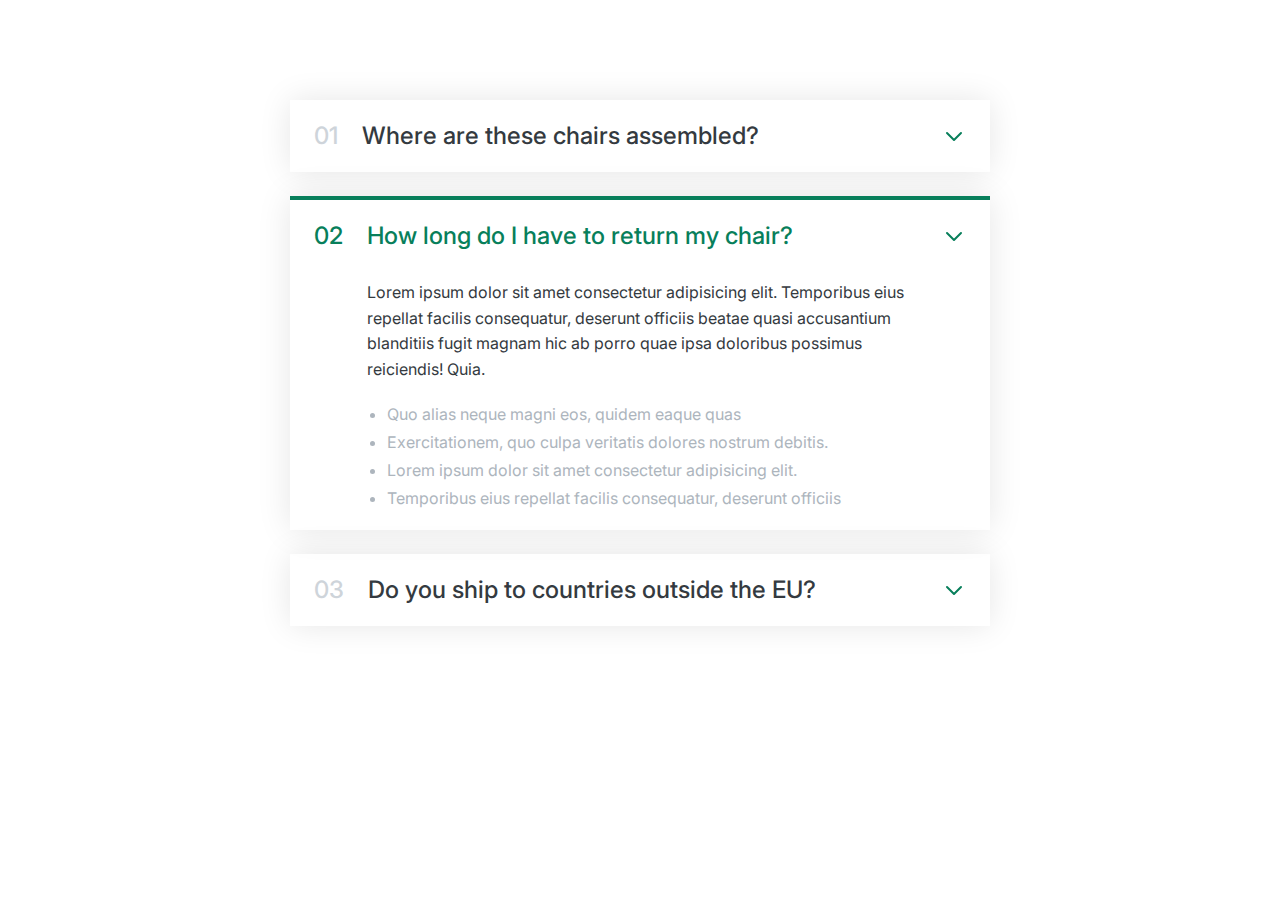
<file: starter/06-Components/01-accordion.html>
<!DOCTYPE html>
<html lang="en">
	<head>
		<meta charset="UTF-8" />
		<meta http-equiv="X-UA-Compatible" content="IE=edge" />
		<meta name="viewport" content="width=device-width, initial-scale=1.0" />
		<link
			href="https://fonts.googleapis.com/css2?family=Inter:wght@400;500;700&display=swap"
			rel="stylesheet"
		/>
		<title>Accordion Component</title>
		<style>
			* {
				margin: 0;
				padding: 0;
				box-sizing: border-box;
			}

			body {
				font-family: 'Inter', sans-serif;
				color: #343a40;
				line-height: 1;
			}

			.accordion {
				width: 700px;
				margin: 100px auto;

				display: flex;
				flex-direction: column;
				gap: 24px;
			}

			.item {
				box-shadow: 0 0 32px rgba(0, 0, 0, 0.1);
				padding: 24px;

				display: grid;
				grid-template-columns: auto 1fr auto;
				column-gap: 24px;
				row-gap: 32px;
				align-items: center;
			}
			.number,
			.text {
				font-size: 24px;
				font-weight: 500;
				/* color: #087f5b; */
			}
			.number {
				color: #ced4da;
			}
			.icon {
				width: 24px;
				height: 24px;
				stroke: #087f5b;
			}
			.hidden-box {
				grid-column: 2;
				display: none;
			}

			.hidden-box p {
				line-height: 1.6;
				margin-bottom: 24px;
			}

			.hidden-box ul {
				color: #adb5bd;
				margin-left: 20px;
				display: flex;
				flex-direction: column;
				gap: 12px;
			}

			.open {
				border-top: 4px solid #087f5b;
			}

			.open .hidden-box {
				display: block;
			}

			.open .number,
			.open .text {
				color: #087f5b;
			}
		</style>
	</head>
	<body>
		<div class="accordion">
			<div class="item">
				<h1 class="number">01</h1>
				<p class="text">Where are these chairs assembled?</p>
				<svg
					xmlns="http://www.w3.org/2000/svg"
					class="icon"
					fill="none"
					viewBox="0 0 24 24"
					stroke="currentColor"
				>
					<path
						stroke-linecap="round"
						stroke-linejoin="round"
						stroke-width="2"
						d="M19 9l-7 7-7-7"
					/>
				</svg>
				<div class="hidden-box">
					<p>
						Lorem ipsum dolor sit amet consectetur adipisicing elit.
						Temporibus eius repellat facilis consequatur, deserunt
						officiis beatae quasi accusantium blanditiis fugit
						magnam hic ab porro quae ipsa doloribus possimus
						reiciendis! Quia.
					</p>
					<ul>
						<li>Quo alias neque magni eos, quidem eaque quas</li>
						<li>
							Exercitationem, quo culpa veritatis dolores nostrum
							debitis.
						</li>
						<li>
							Lorem ipsum dolor sit amet consectetur adipisicing
							elit.
						</li>
						<li>
							Temporibus eius repellat facilis consequatur,
							deserunt officiis
						</li>
					</ul>
				</div>
			</div>
			<div class="item open">
				<h1 class="number">02</h1>
				<p class="text">How long do I have to return my chair?</p>
				<svg
					xmlns="http://www.w3.org/2000/svg"
					class="icon"
					fill="none"
					viewBox="0 0 24 24"
					stroke="currentColor"
				>
					<path
						stroke-linecap="round"
						stroke-linejoin="round"
						stroke-width="2"
						d="M19 9l-7 7-7-7"
					/>
				</svg>
				<div class="hidden-box">
					<p>
						Lorem ipsum dolor sit amet consectetur adipisicing elit.
						Temporibus eius repellat facilis consequatur, deserunt
						officiis beatae quasi accusantium blanditiis fugit
						magnam hic ab porro quae ipsa doloribus possimus
						reiciendis! Quia.
					</p>
					<ul>
						<li>Quo alias neque magni eos, quidem eaque quas</li>
						<li>
							Exercitationem, quo culpa veritatis dolores nostrum
							debitis.
						</li>
						<li>
							Lorem ipsum dolor sit amet consectetur adipisicing
							elit.
						</li>
						<li>
							Temporibus eius repellat facilis consequatur,
							deserunt officiis
						</li>
					</ul>
				</div>
			</div>

			<div class="item">
				<h1 class="number">03</h1>
				<p class="text">Do you ship to countries outside the EU?</p>
				<svg
					xmlns="http://www.w3.org/2000/svg"
					class="icon"
					fill="none"
					viewBox="0 0 24 24"
					stroke="currentColor"
				>
					<path
						stroke-linecap="round"
						stroke-linejoin="round"
						stroke-width="2"
						d="M19 9l-7 7-7-7"
					/>
				</svg>
				<div class="hidden-box">
					<p>
						Lorem ipsum dolor sit amet consectetur adipisicing elit.
						Temporibus eius repellat facilis consequatur, deserunt
						officiis beatae quasi accusantium blanditiis fugit
						magnam hic ab porro quae ipsa doloribus possimus
						reiciendis! Quia.
					</p>
					<ul>
						<li>Quo alias neque magni eos, quidem eaque quas</li>
						<li>
							Exercitationem, quo culpa veritatis dolores nostrum
							debitis.
						</li>
						<li>
							Lorem ipsum dolor sit amet consectetur adipisicing
							elit.
						</li>
						<li>
							Temporibus eius repellat facilis consequatur,
							deserunt officiis
						</li>
					</ul>
				</div>
			</div>
		</div>
	</body>
</html>
</file>
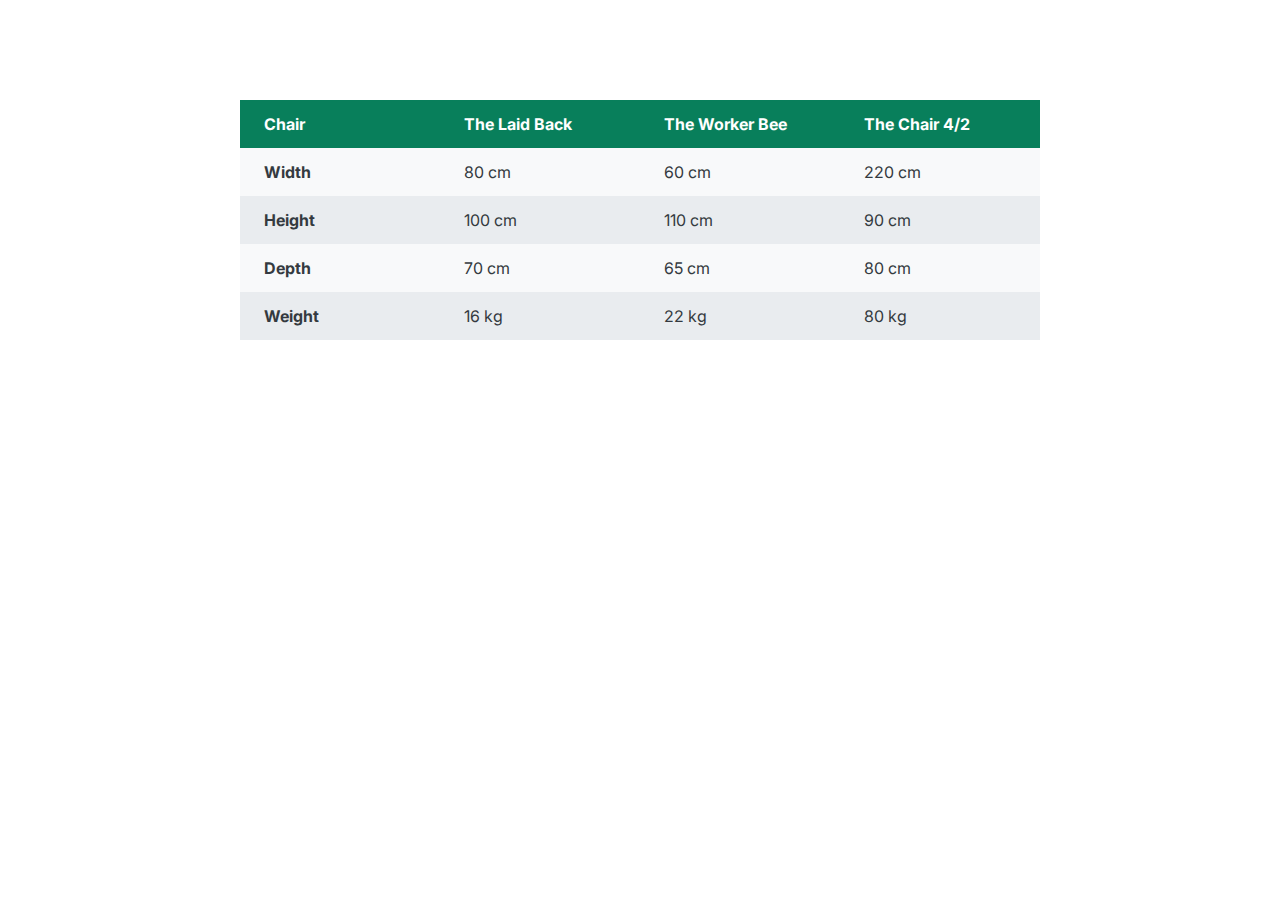
<file: starter/06-Components/03-table.html>
<!DOCTYPE html>
<html lang="en">
	<head>
		<meta charset="UTF-8" />
		<meta http-equiv="X-UA-Compatible" content="IE=edge" />
		<meta name="viewport" content="width=device-width, initial-scale=1.0" />
		<link
			href="https://fonts.googleapis.com/css2?family=Inter:wght@400;500;700&display=swap"
			rel="stylesheet"
		/>
		<title>Accordion Component</title>
		<style>
			* {
				margin: 0;
				padding: 0;
				box-sizing: border-box;
			}

			body {
				font-family: 'Inter', sans-serif;
				color: #343a40;
				line-height: 1;
				display: flex;
				justify-content: center;
			}

			table {
				width: 800px;
				margin-top: 100px;
				table-layout: fixed;
				border-collapse: collapse;
			}

			th,
			td {
				padding: 16px 24px;
				text-align: left;
			}

			tbody tr:nth-child(even) {
				background-color: #e9ecef;
			}
			tbody tr:nth-child(odd) {
				background-color: #f8f9fa;
			}

			thead th {
				background-color: #087f5b;
				color: #fff;
			}
		</style>
	</head>
	<body>
		<table>
			<thead>
				<th scope="col">Chair</th>
				<th scope="col">The Laid Back</th>
				<th scope="col">The Worker Bee</th>
				<th scope="col">The Chair 4/2</th>
			</thead>
			<tbody>
				<tr>
					<th scope="row">Width</th>
					<td>80 cm</td>
					<td>60 cm</td>
					<td>220 cm</td>
				</tr>
				<tr>
					<th scope="row">Height</th>
					<td>100 cm</td>
					<td>110 cm</td>
					<td>90 cm</td>
				</tr>
				<tr>
					<th scope="row">Depth</th>
					<td>70 cm</td>
					<td>65 cm</td>
					<td>80 cm</td>
				</tr>
				<tr>
					<th scope="row">Weight</th>
					<td>16 kg</td>
					<td>22 kg</td>
					<td>80 kg</td>
				</tr>
			</tbody>
		</table>
	</body>
</html>
</file>
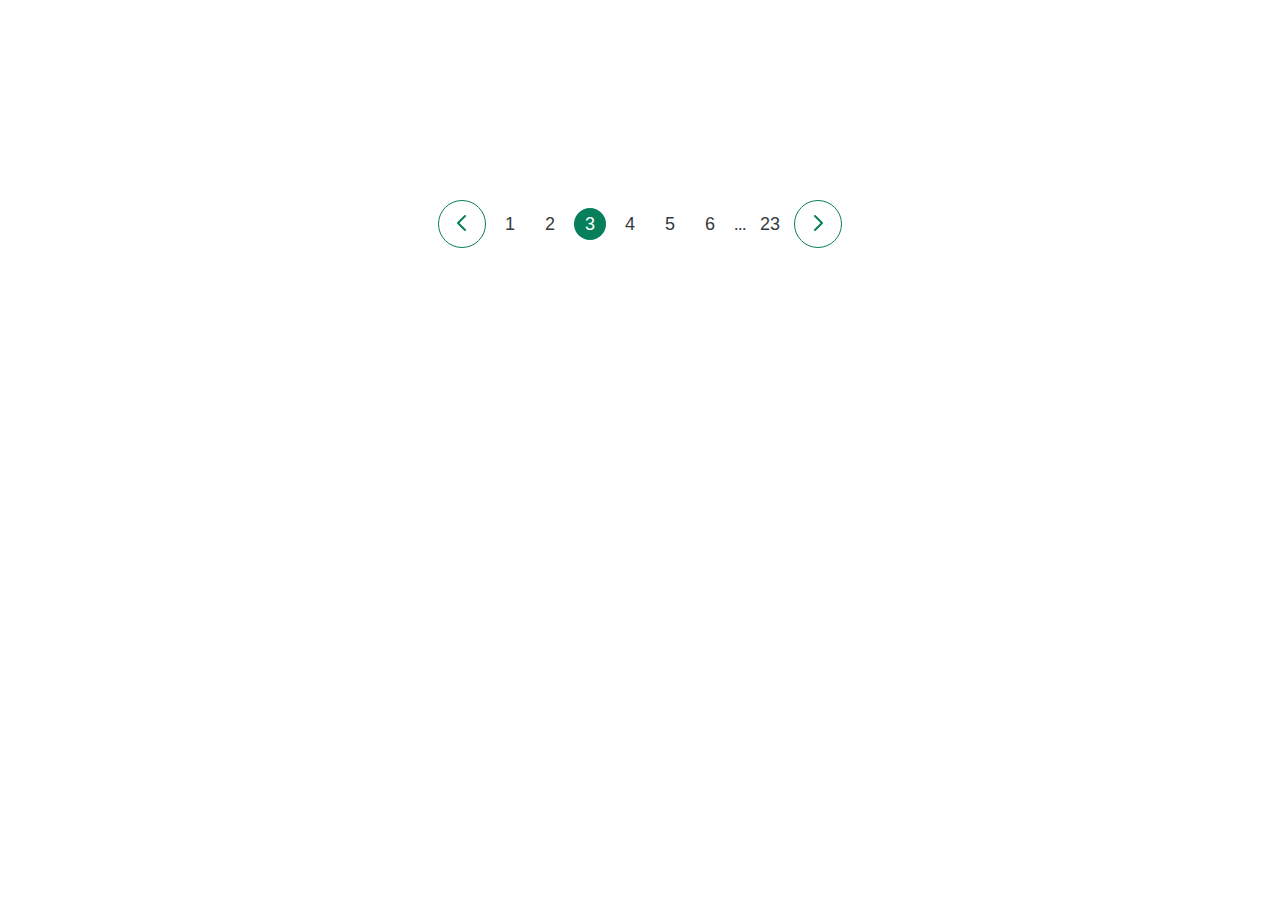
<file: starter/06-Components/04-pagination.html>
<!DOCTYPE html>
<html lang="en">
	<head>
		<meta charset="UTF-8" />
		<meta http-equiv="X-UA-Compatible" content="IE=edge" />
		<meta name="viewport" content="width=device-width, initial-scale=1.0" />
		<link
			href="https://fonts.googleapis.com/css2?family=Inter:wght@400;500;700&display=swap"
			rel="stylesheet"
		/>
		<title>Accordion Component</title>
		<style>
			* {
				margin: 0;
				padding: 0;
				box-sizing: border-box;
			}

			body {
				font-family: 'Inter', sans-serif;
				color: #343a40;
				line-height: 1;
				display: flex;
				justify-content: center;
			}

			.pagination {
				display: flex;
				justify-content: space-between;
				align-items: center;
				margin: 0 auto;
				margin-top: 200px;
				gap: 8px;
			}

			.btn-arrow,
			.btn-page {
				background-color: #fff;
				cursor: pointer;
				border-radius: 50%;
			}

			.btn-arrow {
				border: 1px solid #087f5b;
				width: 48px;
				height: 48px;
			}

			.icon-btn {
				width: 24px;
				height: 24px;
				stroke: #087f5b;
			}

			.btn-arrow:hover {
				background-color: #087f5b;
			}

			.btn-arrow:hover .icon-btn {
				stroke: #fff;
			}

			.btn-page {
				width: 32px;
				height: 32px;
				border: none;
				color: #343a40;
				font-size: 18px;
			}

			.btn-page:hover,
			.btn-page--active {
				background-color: #087f5b;
				color: #fff;
			}
		</style>
	</head>
	<body>
		<div class="pagination">
			<button class="btn-arrow">
				<svg
					xmlns="http://www.w3.org/2000/svg"
					class="icon-btn"
					fill="none"
					viewBox="0 0 24 24"
					stroke="currentColor"
				>
					<path
						stroke-linecap="round"
						stroke-linejoin="round"
						stroke-width="2"
						d="M15 19l-7-7 7-7"
					/>
				</svg>
			</button>

			<button class="btn-page">1</button>
			<button class="btn-page">2</button>
			<button class="btn-page btn-page--active">3</button>
			<button class="btn-page">4</button>
			<button class="btn-page">5</button>
			<button class="btn-page">6</button>
			<span class="ellipsis">...</span>
			<button class="btn-page">23</button>

			<button class="btn-arrow">
				<svg
					xmlns="http://www.w3.org/2000/svg"
					class="icon-btn"
					fill="none"
					viewBox="0 0 24 24"
					stroke="currentColor"
				>
					<path
						stroke-linecap="round"
						stroke-linejoin="round"
						stroke-width="2"
						d="M9 5l7 7-7 7"
					/>
				</svg>
			</button>
		</div>
	</body>
</html>
</file>
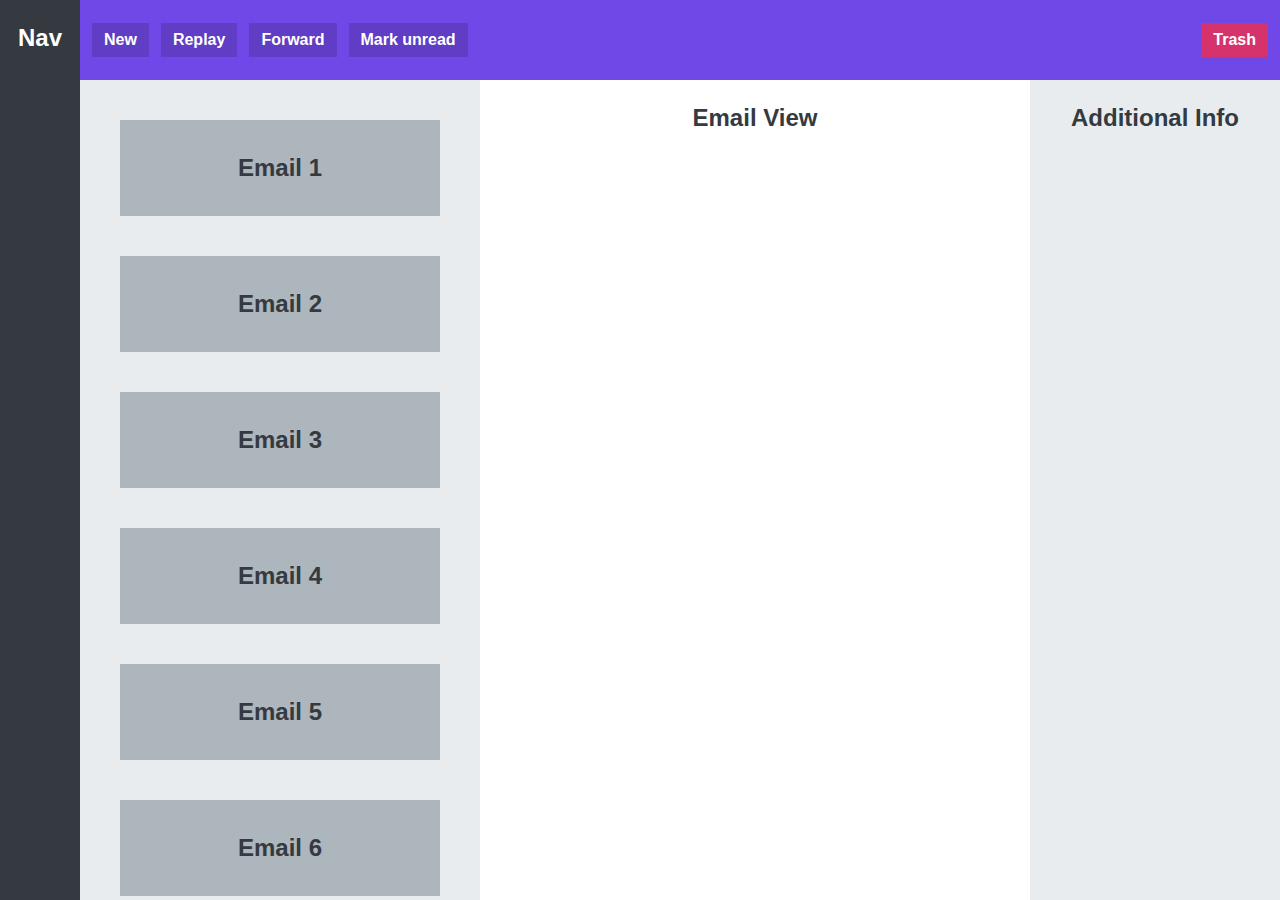
<file: starter/06-Components/06-app-layout.html>
<!DOCTYPE html>
<html lang="en">
	<head>
		<meta charset="UTF-8" />
		<meta http-equiv="X-UA-Compatible" content="IE=edge" />
		<meta name="viewport" content="width=device-width, initial-scale=1.0" />
		<title>App Layout</title>
		<style>
			* {
				margin: 0;
				padding: 0;
				box-sizing: border-box;
			}

			body {
				font-family: sans-serif;
				color: #343a40;
				font-size: 24px;
				height: 100vh;

				text-align: center;
				font-weight: bold;

				display: grid;
				grid-template-columns: 80px 400px 1fr 250px;
				grid-template-rows: 80px 1fr;
			}

			nav,
			section,
			main,
			aside {
				padding-top: 24px;
			}

			nav {
				grid-row: 1 / -1;
				background: #343a40;
				color: white;
			}

			menu {
				display: flex;
				align-items: center;

				gap: 12px;
				grid-column: 2 / -1;
				background: #7048e8;
				color: #fff;
				padding: 8px 12px;
			}

			button {
				display: inline-block;
				font-size: 16px;
				font-weight: bold;
				background: #5f3dc4;
				border: none;
				cursor: pointer;
				color: #fff;
				padding: 8px 12px;
			}

			button:last-child {
				background: #d6336c;
				margin-left: auto;
			}

			section {
				display: flex;
				flex-direction: column;
				gap: 40px;
				background: #e9ecef;
				padding: 40px;
				overflow: scroll;
			}

			.email {
				background: #adb5bd;
				/* height: 96px; */
				flex: 0 0 96px;

				display: flex;
				align-items: center;
				justify-content: center;
			}
			aside {
				background: #e9ecef;
			}
		</style>
	</head>
	<body>
		<!-- nav é para navegação do site (links que apontam para outras páginas) -->
		<nav>Nav</nav>

		<!-- menu é para botões de uma aplicação web -->
		<menu
			><button>New</button>
			<button>Replay</button>
			<button>Forward</button>
			<button>Mark unread</button>
			<button>Trash</button>
		</menu>

		<section>
			<div class="email">Email 1</div>
			<div class="email">Email 2</div>
			<div class="email">Email 3</div>
			<div class="email">Email 4</div>
			<div class="email">Email 5</div>
			<div class="email">Email 6</div>
			<div class="email">Email 7</div>
			<div class="email">Email 8</div>
			<div class="email">Email 9</div>
			<div class="email">Email 10</div>
		</section>

		<main>Email View</main>
		<aside>Additional Info</aside>
	</body>
</html>
</file>
